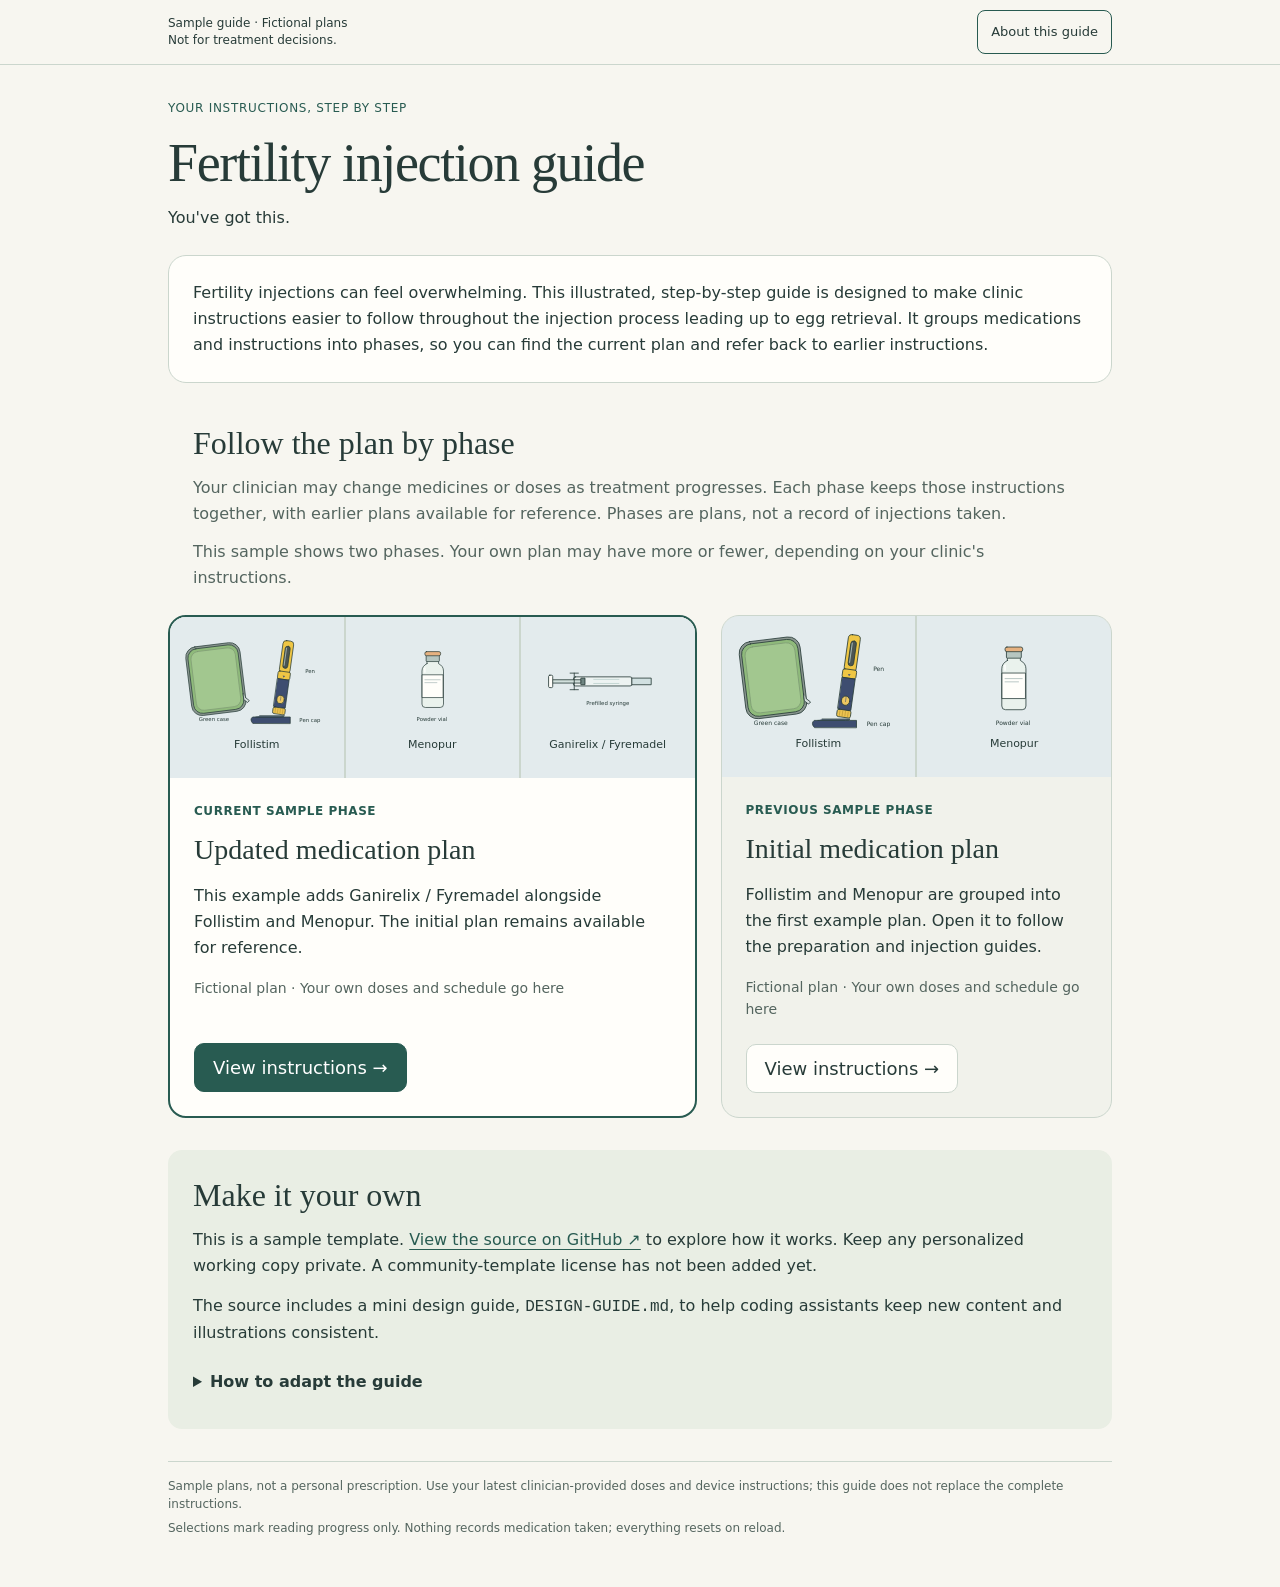
<file: index.html>
<!doctype html>
<html lang="en"><head><meta charset="utf-8"><meta name="viewport" content="width=device-width,initial-scale=1"><meta name="referrer" content="no-referrer"><meta name="description" content="An illustrated step-by-step fertility injection guide with fictional sample plans."><meta http-equiv="Content-Security-Policy" content="default-src 'none'; script-src 'sha256-WrzIP8GDU28iJ8qfHkmBfOYKeWVAkfq/XbV4YVU3Dck='; style-src 'unsafe-inline'; img-src data:; connect-src 'none'; frame-src 'none'; object-src 'none'; base-uri 'none'; form-action 'none'"><title>Fertility injection guide · Portfolio demo</title><link rel="icon" type="image/svg+xml" href="data:image/svg+xml,%3Csvg xmlns='http://www.w3.org/2000/svg' viewBox='0 0 64 64'%3E%3Ctext x='32' y='51' text-anchor='middle' font-size='54'%3E%F0%9F%A9%B6%3C/text%3E%3C/svg%3E"><style>
:root{color-scheme:light;--paper:#f7f6f0;--surface:#fffefa;--ink:#273b38;--muted:#54655f;--teal:#285b51;--line:#cbd6cd;--blue:#e3ebed;--yellow:#edc761;--warn:#f6ead8}*{box-sizing:border-box}html{scroll-padding-top:90px}#step-title,#section-title{scroll-margin-top:90px}body{margin:0;background:var(--paper);color:var(--ink);font:18px/1.5 system-ui,-apple-system,BlinkMacSystemFont,"Segoe UI",sans-serif}button,a,summary{touch-action:manipulation}button{font:inherit;color:inherit;cursor:pointer}a{color:var(--teal);text-underline-offset:4px}button,a,summary{outline-offset:4px}:focus-visible{outline:3px solid #8750a0}button:disabled{cursor:default;opacity:.45}button{border:1px solid var(--line);border-radius:10px;background:var(--surface);min-height:48px;padding:10px 18px}p{margin:0 0 16px}h1,h2,h3{margin:0;font-weight:500}h1{font:400 clamp(32px,4.7vw,54px)/1.12 Georgia,serif;letter-spacing:-.025em;max-width:800px}h2{font:400 clamp(29px,3.2vw,39px)/1.2 Georgia,serif}h3{font-size:22px;line-height:1.3}.small{font-size:14px;color:var(--muted)}.skip{position:fixed;top:8px;left:8px;transform:translateY(-180%);z-index:10;background:white;padding:12px}.skip:focus{transform:none}header{position:sticky;top:0;z-index:4;background:var(--paper);border-bottom:1px solid var(--line)}.bar{max-width:1180px;margin:auto;padding:10px 28px;display:flex;align-items:center;gap:12px;justify-content:space-between}.source-date{font-size:12px;line-height:1.4;margin:0}.source-date span{display:block}.tools{display:flex;gap:8px;flex-shrink:0}.tools a,.tools button{font-size:13px;min-height:44px;padding:10px 13px;border:1px solid var(--teal);border-radius:8px;text-decoration:none;display:flex;align-items:center;background:transparent}.tools a{background:var(--teal);color:#fff}main{max-width:1180px;padding:34px 28px 45px;margin:auto}.eyebrow{font-size:12px;letter-spacing:.09em;text-transform:uppercase;margin-bottom:12px;color:var(--muted)}.intro{margin:16px 0 26px;max-width:860px;color:var(--muted);font-size:16px}.tabs{display:flex;gap:8px;border-bottom:1px solid var(--line);padding-bottom:16px;margin-bottom:26px}.tab{display:flex;align-items:center;gap:10px;flex:1;background:transparent;border-color:transparent;text-align:left;font-size:16px}.tab span{border:1px solid var(--line);border-radius:50%;width:27px;height:27px;display:grid;place-items:center;font-size:12px;flex-shrink:0}.tab[aria-selected=true]{background:var(--teal);color:#fff}.tab[aria-selected=true] span{border-color:#a7c4b5}.section-top{display:flex;justify-content:space-between;gap:16px;align-items:start;margin-bottom:18px}.section-top p{margin:7px 0 0}.selected-count{font-size:13px;white-space:nowrap;background:#e6eee4;border-radius:30px;padding:6px 12px;margin-top:6px}.supply-grid{display:grid;grid-template-columns:repeat(4,minmax(0,1fr));gap:12px}.supply{display:flex;flex-direction:column;padding:0;text-align:left;position:relative;overflow:hidden;border:2px solid #d5ded5;border-radius:14px;background:var(--surface)}.supply[aria-pressed=true]{border-color:var(--teal);box-shadow:inset 0 0 0 2px var(--teal)}.supply[aria-pressed=true] .tick{background:var(--teal);color:white;border-color:var(--teal)}.tick{position:absolute;right:11px;top:11px;width:27px;height:27px;border:1.5px solid #8b9b93;border-radius:50%;display:grid;place-items:center;color:transparent;background:var(--surface);font-size:15px}.supply .art{width:100%;background:var(--blue);padding:13px 7px 0}.art svg{display:block;width:100%;height:155px;stroke:var(--ink);stroke-width:1.7;stroke-linejoin:round;stroke-linecap:round}.art svg text{stroke:none;fill:var(--ink);font:12px system-ui,sans-serif}.supply-label{display:flex;align-items:center;justify-content:center;flex:1;width:100%;min-height:72px;padding:12px 15px;text-align:center;font-size:16px;font-weight:600}.supply-origin{display:block;padding:0 15px 14px;font-size:12px;font-weight:400;color:var(--muted)}.supply-text{min-height:120px;display:grid;align-content:center;padding:20px;background:#e9eee4}.supply-text strong{font:400 36px Georgia,serif}.support-supplies{display:flex;gap:12px;flex-wrap:wrap;margin-top:14px}.support-supplies button{font-size:14px;background:transparent}.support-supplies button[aria-pressed=true]{border:2px solid var(--teal);background:#e6eee4}.plan{background:#e7eee5;padding:15px 18px;border-radius:12px;margin-bottom:20px;display:flex;justify-content:space-between;gap:18px;align-items:center}.plan strong{display:block;font-size:20px}.plan p{margin:0;font-size:14px;color:var(--muted)}.progress-row{display:flex;justify-content:space-between;gap:12px;align-items:center;font-size:13px;margin-bottom:10px}.progress-row p{margin:0}.progress-track{height:5px;background:#dce4db;border-radius:5px;overflow:hidden;margin-bottom:20px}.progress-fill{height:100%;background:var(--teal)}.step-card{display:grid;grid-template-columns:34% 1fr;background:var(--surface);border:1px solid var(--line);border-radius:18px;overflow:hidden;min-height:315px}.step-figure{background:var(--blue);padding:25px 18px;display:flex;justify-content:center;flex-direction:column}.step-figure svg{height:220px}.step-figure figcaption{font-size:12px;color:var(--muted);margin-top:15px;text-align:center}.step-copy{padding:32px}.step-copy h3{font:400 31px/1.2 Georgia,serif;margin-bottom:18px}.step-copy p{font-size:18px}.step-copy blockquote{font-size:21px;line-height:1.5;margin:15px 0;padding-left:18px;border-left:3px solid #b7c9be}.step-copy .small{font-size:14px}.step-copy ul{padding-left:22px;margin:12px 0}.step-copy li{margin:7px 0}.step-copy .gap{background:var(--warn);border-radius:8px;padding:13px 15px;font-size:15px}.source-detail{border-top:1px solid var(--line);margin-top:24px;font-size:14px}.source-detail summary{min-height:46px;cursor:pointer;padding:12px 0;color:var(--teal)}.source-detail p{font-size:14px}.video-warning{padding:13px 15px;background:var(--warn);border-radius:8px}.video-warning p{font-size:14px;margin-bottom:10px}.video-warning a,.source-detail>a,.source-detail a{display:inline-flex;align-items:center;min-height:44px}.nav-row{display:flex;justify-content:space-between;align-items:center;gap:12px;margin-top:24px}.primary{background:var(--teal);border-color:var(--teal);color:white;min-width:158px}.read-check{display:flex;gap:10px;align-items:center;font-size:14px;min-height:44px;cursor:pointer}.read-check input{width:21px;height:21px;accent-color:var(--teal)}.encouragement{height:28px;margin:16px 0 0;text-align:center;font-size:15px;color:var(--teal)}footer{margin-top:32px;border-top:1px solid var(--line);padding-top:15px;font-size:12px;color:var(--muted)}footer p{margin:0 0 6px}.reset{border:0;background:transparent;padding:8px 0;min-height:44px;font-size:13px;text-decoration:underline}.sr-only{position:absolute;width:1px;height:1px;padding:0;margin:-1px;overflow:hidden;clip:rect(0,0,0,0);white-space:nowrap;border:0}dialog{color:var(--ink);background:var(--paper);width:min(720px,calc(100% - 24px));max-height:85vh;padding:0;border:1px solid var(--line);border-radius:16px}dialog::backdrop{background:#263c38a8}.dialog-header{position:sticky;top:0;background:var(--paper);padding:15px 22px;border-bottom:1px solid var(--line);display:flex;justify-content:space-between;align-items:center;gap:20px}.dialog-header h2{font-size:27px}.dialog-content{padding:22px;font-size:16px}.dialog-content h3{font-size:20px;margin:24px 0 12px}.dialog-content blockquote{font-size:16px;margin:12px 0 24px;padding-left:16px;border-left:3px solid #a8c1b4}.dialog-content a{display:inline-block;min-height:44px;padding:10px 0}.dialog-content li{margin:9px 0}.confetti{position:fixed;inset:0;pointer-events:none;z-index:5;overflow:hidden}.confetti i{position:absolute;top:40%;width:7px;height:11px;background:var(--yellow);animation:fall 1.10s ease-out forwards;opacity:0}@keyframes fall{0%{transform:translateY(0) rotate(0deg);opacity:.8}100%{transform:translateY(210px) rotate(190deg);opacity:0}}[hidden]{display:none!important}
@media(max-width:850px){.supply-grid{grid-template-columns:repeat(3,minmax(0,1fr))}.step-card{grid-template-columns:29% 1fr}.step-copy{padding:26px}.step-figure{padding:16px 10px}.step-figure svg{height:170px}.tab{padding:10px;font-size:14px}}
@media(max-width:600px){body{font-size:17px}.bar{padding:9px 14px;gap:8px}.source-date{font-size:10px;max-width:175px}.source-date .latest{display:none}.tools{gap:5px}.tools a,.tools button{padding:8px;font-size:11px}main{padding:24px 16px 30px}.intro{font-size:14px;margin:13px 0 20px}.tabs{gap:4px;margin-bottom:22px}.tab{padding:9px 5px;gap:5px;font-size:12px;justify-content:center}.tab span{width:22px;height:22px;font-size:11px}.supply-grid{grid-template-columns:repeat(2,minmax(0,1fr));gap:10px}.supply-label{min-height:66px;padding:12px;font-size:14px}.supply-origin{padding:0 12px 12px;font-size:11px}.supply .art{padding:17px 2px 0}.art svg{height:120px}.tick{width:23px;height:23px;right:8px;top:8px}.section-top{display:block}.selected-count{display:inline-block;margin-top:12px}.plan{display:block;padding:13px 16px}.plan strong{font-size:18px}.plan p{font-size:12px;margin-top:4px}.step-card{display:flex;flex-direction:column}.step-figure{padding:8px 14px;display:block;margin:0}.step-figure svg{height:115px;max-width:260px;margin:auto}.step-figure figcaption{font-size:10px;margin:3px 0}.step-copy{padding:24px}.step-copy h3{font-size:27px}.step-copy p{font-size:17px}.step-copy blockquote{font-size:19px}.nav-row{flex-wrap:wrap}.read-check{order:-1;width:100%;font-size:13px;margin-bottom:3px}.primary{min-width:145px}.confetti i{width:4px}.dialog-header{padding:12px 16px}.dialog-content{padding:18px}.dialog-header h2{font-size:24px}}
@media(prefers-reduced-motion:reduce){*,*::before,*::after{animation:none!important;scroll-behavior:auto!important}.confetti{display:none!important}}
.technique-figure{margin:20px 0;background:#eef2ea;border:1px solid var(--line);border-radius:12px;padding:14px}.technique-figure svg{display:block;width:100%;height:auto;max-width:440px;margin:auto}.technique-figure figcaption{font-size:14px;line-height:1.5;color:var(--muted);margin-top:10px}.step-copy .teaching{font-size:15px}.step-copy .source-link{font-size:14px;display:inline-flex;min-height:44px;align-items:center}@media(max-width:600px){.step-copy:has(.technique-figure){padding:20px 16px}.technique-figure{padding:8px}.technique-figure figcaption{font-size:13px}}

.phase-grid{display:grid;grid-template-columns:1.35fr 1fr;gap:24px;margin:24px 0 32px}.phase-card{border:1px solid var(--line);border-radius:18px;overflow:hidden;background:var(--surface);display:flex;flex-direction:column}.phase-card.current{border:2px solid var(--teal)}.phase-card.previous{background:#f1f2eb}.phase-card-copy{padding:24px;display:flex;flex-direction:column;flex:1}.phase-card h3{font:400 32px/1.2 Georgia,serif;margin:12px 0 16px}.phase-status{font-size:12px;letter-spacing:.045em;text-transform:uppercase;color:var(--teal);font-weight:650}.phase-card-copy p{font-size:15px}.phase-card-copy button{align-self:start;margin-top:auto}.phase-art-grid{display:grid;grid-template-columns:repeat(3,minmax(0,1fr));gap:2px;background:var(--line)}.phase-art-grid figure{margin:0;background:var(--blue);padding:8px 4px}.phase-art-grid svg{height:112px}.phase-art-grid figcaption{font-size:11px;text-align:center;min-height:33px;padding:0 4px}.phase-card.previous .phase-art-grid{grid-template-columns:repeat(2,minmax(0,1fr))}.phase-facts{padding-left:20px;font-size:15px;margin:0 0 20px}.phase-facts li{margin:8px 0}.planning-notes{display:grid;grid-template-columns:1fr 1fr;gap:18px}.planning-note{padding:22px;border-radius:14px;background:#e9eee4}.planning-note h3{font:400 25px Georgia,serif;margin-bottom:12px}.planning-note p{font-size:15px;margin:0}.planning-note.readiness{background:var(--warn)}#all-phases{margin:0 0 18px;background:transparent}#phase-context{border-left:3px solid var(--teal);padding:0 0 0 16px;margin-bottom:23px}#phase-context h2{font-size:28px}#phase-context p{font-size:14px;margin:7px 0 0}.boundary-note{background:var(--warn);border-radius:10px;padding:14px 16px;margin:14px 0;font-size:15px}.phase-home-note{font-size:16px;color:var(--muted);max-width:830px}.tabs{flex-wrap:wrap}.tab{min-width:145px}.phase-intro-line{font-size:14px}.step-copy .boundary-note{font-size:15px}@media(max-width:700px){.phase-grid,.planning-notes{grid-template-columns:1fr}.phase-card-copy{padding:20px}.phase-card h3{font-size:30px}.phase-art-grid svg{height:100px}.phase-grid{gap:18px}.tabs{display:grid;grid-template-columns:repeat(2,minmax(0,1fr))}.tab{min-width:0;justify-content:start;font-size:13px;padding:10px}.phase-card.previous .phase-art-grid svg{height:95px}}

.med-position-list{list-style:none;display:flex;flex-wrap:wrap;gap:8px 14px;margin:0 0 22px;padding:0;font-size:13px}.med-position-list li{padding:7px 11px;border-radius:8px;border:1px solid transparent;color:var(--muted)}.med-position-list li[aria-current=step]{background:#e7eee5;color:var(--teal);border-color:var(--teal);font-weight:600}.med-transition{background:#edf1e8;border:1px solid var(--line);border-radius:18px;display:grid;grid-template-columns:1fr 1fr;align-items:center;overflow:hidden;min-height:340px}.transition-copy{padding:34px}.transition-copy h2{font-size:34px;margin:12px 0 18px}.transition-copy h3{font:400 29px Georgia,serif;margin-bottom:20px}.transition-copy p{font-size:15px}.transition-art{margin:0;background:var(--blue);padding:30px;align-self:stretch;display:grid;align-content:center}.transition-art svg{height:235px}.transition-art figcaption{text-align:center;font-size:13px}.transition-kicker{font-size:13px;color:var(--muted)}@media(max-width:600px){.med-position-list{gap:5px;font-size:12px;margin-bottom:18px}.med-position-list li{padding:6px 8px}.med-transition{grid-template-columns:1fr;min-height:0}.transition-copy{padding:24px}.transition-copy h2{font-size:29px}.transition-copy h3{font-size:26px}.transition-art{padding:18px}.transition-art svg{height:155px}}

.demo-badge{font-size:12px;letter-spacing:.06em;text-transform:uppercase;color:var(--teal)}.demo-placeholder{color:var(--muted);padding:15px;border:1px dashed #9cb3a6;border-radius:9px;font-size:16px!important}.demo-notes{display:flex;gap:12px;flex-wrap:wrap;margin:18px 0}.demo-notes span{font-size:13px;border:1px solid var(--line);border-radius:24px;padding:6px 12px}.phase-art-grid svg text{font-size:13px}.plan strong{font-size:18px}.tabs{margin-bottom:16px}.demo-contact{font-size:14px;margin:0}.transition-copy h3{overflow-wrap:anywhere}.portfolio-link{font-size:14px;min-height:44px;padding:10px 0}.demo-details{max-width:850px;font-size:15px;color:var(--muted)}

.make-own p{max-width:850px;margin-bottom:14px}.make-own summary{cursor:pointer;min-height:44px;padding:10px 0}.make-own li{margin:12px 0;max-width:75ch}.make-own ol{margin:8px 0 0;padding-left:24px}.make-own li:last-child{margin-bottom:0}.technique-figure svg{width:100%;height:auto;display:block}.technique-figure{margin:20px 0}.technique-figure figcaption{font-size:13px;color:var(--muted)}

/* Reading panel and shared spacing, preserving the existing visual language. */
::selection{background:var(--teal);color:var(--paper)}
.intro>p{margin:0}
.home-intro{max-width:none;background:var(--surface);border:1px solid var(--line);border-radius:18px;padding:24px 28px;margin:24px 0 40px;color:var(--ink);font-size:18px;line-height:1.65}
.home-intro>p{max-width:72ch}
#guide-panel>h2+.phase-home-note{margin-top:12px}
.phase-home-note{margin-bottom:12px}
.phase-card-copy>p:last-of-type{margin-bottom:24px}
.make-own{padding:24px}.make-own p{font-size:16px;max-width:75ch}
.encouragement:empty{display:none}
@media(max-width:600px){.home-intro{padding:20px;margin:20px 0 32px;font-size:16px;line-height:1.65}.phase-home-note{font-size:15px}.make-own{padding:20px}.make-own p{font-size:15px}.make-own li{font-size:16px}.phase-grid{margin-bottom:28px}}

/* Homepage reading rails and type roles; never applied inside a phase. */
main.is-home{max-width:1000px;--home-inset:25px;--home-body:16px;--home-leading:26px;--home-section-title:32px}
main.is-home .home-intro{padding:24px}
main.is-home #phase-intro,main.is-home .phase-home-note,main.is-home .make-own>p,main.is-home .make-own li,main.is-home .phase-card-copy>p,main.is-home #opening-encouragement{font-size:var(--home-body);line-height:var(--home-leading)}
main.is-home #phase-intro,main.is-home .phase-home-note,main.is-home .make-own>p,main.is-home .make-own details{max-width:none;width:100%}
main.is-home .phase-overview{width:100%;padding:0 var(--home-inset)}
main.is-home .phase-home-note{margin-left:0;margin-right:0}
main.is-home .phase-overview>h2+.phase-home-note{margin-top:12px}
main.is-home .phase-overview>h2,main.is-home #make-own-title{font:400 var(--home-section-title)/1.25 Georgia,serif;max-width:none}
main.is-home #make-own-title{margin:0 0 12px}
main.is-home .make-own{padding:var(--home-inset)}
main.is-home .make-own summary{font:600 16px/26px system-ui,sans-serif;min-height:44px;padding:9px 0}
main.is-home .make-own ol{max-width:none;width:100%;padding-left:24px}
main.is-home .make-own li{max-width:none}
main.is-home .phase-card h3{font-size:28px;line-height:1.25}
main.is-home .phase-card-copy>p.small{font-size:14px;line-height:22px}
@media(max-width:600px){main.is-home{--home-inset:21px;--home-section-title:28px}main.is-home .home-intro{padding:20px}main.is-home .phase-card h3{font-size:26px}}

/* Every major homepage section fills the same responsive parent. */
main.is-home .home-intro,main.is-home .phase-grid,main.is-home .make-own{width:100%;max-width:none;margin-left:0;margin-right:0}
body:has(main.is-home) .bar{max-width:1000px}
main.is-home>h1{max-width:none}

/* Walkthroughs use the approved page rail; art/text remain useful subcolumns. */
main:not(.is-home){max-width:1000px;font-size:16px;line-height:26px;--detail-inset:24px;--detail-gap:24px;--detail-heading:32px}
body:has(main:not(.is-home)) .bar{max-width:1000px}
main:not(.is-home)>h1,main:not(.is-home) .intro,main:not(.is-home) .demo-details{max-width:none}
main:not(.is-home) .intro{font-size:16px;line-height:26px;margin:16px 0 var(--detail-gap)}
main:not(.is-home) #phase-context{margin-bottom:var(--detail-gap)}
main:not(.is-home) #phase-context h2,main:not(.is-home) .section-top h2,main:not(.is-home) .transition-copy h2{font-size:var(--detail-heading);line-height:1.25}
main:not(.is-home) .tabs,main:not(.is-home) .med-position-list{margin-bottom:var(--detail-gap)}
main:not(.is-home) .section-top{margin-bottom:16px}
main:not(.is-home) .plan{padding:16px var(--detail-inset);margin-bottom:var(--detail-gap)}
main:not(.is-home) .plan strong{font-size:18px;line-height:26px}
main:not(.is-home) .plan p{font-size:14px;line-height:22px}
main:not(.is-home) .progress-track{margin-bottom:var(--detail-gap)}
main:not(.is-home) .step-copy,main:not(.is-home) .step-copy:has(.technique-figure),main:not(.is-home) .transition-copy{padding:var(--detail-inset);min-width:0}
main:not(.is-home) .step-copy h3,main:not(.is-home) .transition-copy h3{font:400 28px/1.25 Georgia,serif;margin-bottom:16px}
main:not(.is-home) .step-copy p,main:not(.is-home) .transition-copy p{font-size:16px;line-height:26px;max-width:none}
main:not(.is-home) .step-copy .small,main:not(.is-home) .source-detail p,main:not(.is-home) .transition-copy .transition-kicker{font-size:14px;line-height:22px}
main:not(.is-home) .source-detail{margin-top:var(--detail-gap)}
main:not(.is-home) .step-copy>p:last-child,main:not(.is-home) .transition-copy>p:last-child{margin-bottom:0}
main:not(.is-home) .nav-row{margin-top:var(--detail-gap)}
@media(max-width:600px){main:not(.is-home){--detail-inset:20px;--detail-heading:28px}main:not(.is-home) .step-copy h3,main:not(.is-home) .transition-copy h3{font-size:26px}}
</style></head>
<body><a class="skip" href="#section-title">Skip to the demo</a>
<header><div class="bar"><p class="source-date">Sample guide · Fictional plans<span>Not for treatment decisions.</span></p><div class="tools"><button id="help-open" aria-haspopup="dialog">About this guide</button></div></div></header>
<main><p class="demo-badge">Your instructions, step by step</p><h1>Fertility injection guide</h1><p id="opening-encouragement" style="margin:12px 0 0">You've got this.</p><div class="intro" id="intro-panel"><p id="phase-intro"></p></div><button id="all-phases" hidden>← All phases</button><div id="phase-context" hidden></div><nav class="tabs" role="tablist" aria-label="Demo sections" hidden></nav><nav id="medication-position" aria-label="Medication position" hidden></nav><div id="guide-panel"></div>
<div class="nav-row" hidden><button id="back">← Back</button><label class="read-check" id="read-label" hidden><input type="checkbox" id="read-check">I've reviewed this card (optional)</label><button id="next" class="primary">Next →</button></div><p id="encouragement" class="encouragement" aria-live="polite" aria-atomic="true"></p><p id="announcement" class="sr-only" aria-live="polite" aria-atomic="true"></p>
<footer><p>Sample plans, not a personal prescription. Use your latest clinician-provided doses and device instructions; this guide does not replace the complete instructions.</p><p>Selections mark reading progress only. Nothing records medication taken; everything resets on reload.</p><button id="reset" class="reset" hidden>Reset demo selections and progress</button></footer></main><div id="confetti" class="confetti" aria-hidden="true"></div>
<dialog id="help" aria-labelledby="help-title"><div class="dialog-header"><h2 id="help-title">About this guide</h2><button id="help-close" autofocus>Close</button></div><div class="dialog-content"><p>This illustrated guide brings supplies, preparation and injection steps into one place. The phases are fictional examples; personal doses, schedules and mixing amounts are left blank.</p><h3>Use the current plan</h3><p>Medicines and doses can change during treatment. Keep the latest instructions together in the current phase and retain earlier plans for reference. Reading checks never record an injection.</p><h3>Device-specific instructions</h3><p>The steps describe Follistim Pen, Menopur with a Q-Cap, and the prefilled Ganirelix syringe in the linked demonstrations. Source links open only when you choose them. Full device instructions remain part of the guide, including flow checks and administration details that are not reproduced here.</p><h3>Make it your own</h3><p>The home page links to the source and explains how to adapt this sample. Keep personalized plans private and review changes against clinician-provided materials. This sample has not been medically validated.</p><h3>Your selections</h3><p>Optional selections stay in memory and reset on reload. No accounts, analytics or saved medication history.</p></div></dialog>
<script>const demo={"namespace": "fertility-portfolio-demo-v1", "phases": [{"id": "example-a", "number": "A", "status": "Previous sample phase", "title": "Initial medication plan", "description": "Follistim and Menopur are grouped into the first example plan. Open it to follow the preparation and injection guides.", "medications": ["follistim", "menopur"]}, {"id": "example-b", "number": "B", "status": "Current sample phase", "title": "Updated medication plan", "description": "This example adds Ganirelix / Fyremadel alongside Follistim and Menopur. The initial plan remains available for reference.", "medications": ["follistim", "menopur", "ganirelix"]}], "medications": {"follistim": {"label": "Follistim", "art": "a", "dose": "[Prescribed dose]", "schedule": "[Prescribed schedule]", "steps": [{"title": "Check the cartridge in your pen", "art": "cartridge", "description": "Check your cartridge log for the amount remaining before preparing your dose. Medicine remaining in the cartridge is separate from the dose shown in the dose window.", "sourceUrl": "https://www.youtube.com/watch?v=AEd0NsCXkrw&t=102s", "sourceLabel": "Cartridge demonstration · 1:42", "sourceNote": "For loading a new cartridge or an amount that will not cover the dose, use the full Follistim Pen instructions."}, {"title": "Attach the pen needle", "art": "capsules", "description": "Clean the pen end with an alcohol swab. Peel the capsule seal, then push and twist the capsule onto the pen. After the outer capsule comes off, a smaller inner needle cover remains.", "sourceUrl": "https://www.youtube.com/watch?v=AEd0NsCXkrw&t=168s", "sourceLabel": "Pen needle demonstration · 2:48"}, {"title": "Check medicine flow before dialing", "art": "a", "description": "Use the Follistim Pen flow-check instructions for a new or partially used cartridge before setting the dose. These are different sequences; the linked instructions show both.", "sourceUrl": "https://www.organon.com/product/usa/pi_circulars/f/follistim_aq_cartridge/follistim_cartridge_ppiifu.pdf#page=8", "sourceLabel": "Follistim Pen flow check · pages 8–9"}, {"title": "Set and check your prescribed dose", "art": "a", "description": "Check that the medicine is clear and the dose window starts at zero. Set your prescribed dose, then check the dose window. Use the current prescribed amount each time.", "sourceUrl": "https://www.youtube.com/watch?v=AEd0NsCXkrw&t=118s", "sourceLabel": "Dose window demonstration · 1:58", "placeholder": "[Prescribed dose]"}, {"title": "Prepare the site and position the pen", "art": "a", "description": "Clean the chosen skin area and let it dry. Remove the inner needle cover before the injection. The linked demonstration describes a 45°–90° range; the manufacturer instructions specify 90°. Use the directions taught for your pen and needle.", "sourceUrl": "https://www.youtube.com/watch?v=AEd0NsCXkrw&t=264s", "sourceLabel": "Pen angle demonstration · 4:24", "diagram": "follistimAngle", "sourceNote": "The diagram distinguishes the two sources. It does not specify insertion depth or hand position."}, {"title": "Use the pen injection button", "art": "a", "description": "The Follistim Pen delivers medicine with its injection button. Follow the linked administration sequence for pressing the button, waiting before withdrawal and checking the dose window.", "sourceUrl": "https://www.organon.com/product/usa/pi_circulars/f/follistim_aq_cartridge/follistim_cartridge_ppiifu.pdf#page=10", "sourceLabel": "Follistim Pen administration · pages 10–11"}, {"title": "Keep track of the cartridge", "art": "cartridge", "description": "Keep a separate log of new cartridges, doses taken and medicine remaining so you know when to switch cartridges. This guide does not create that log.", "sourceUrl": "https://www.organon.com/product/usa/pi_circulars/f/follistim_aq_cartridge/follistim_cartridge_ppiifu.pdf#page=12", "sourceLabel": "Cartridge record instructions · page 12"}]}, "menopur": {"label": "Menopur", "art": "powder", "dose": "[Prescribed dose]", "schedule": "[Prescribed schedule]", "steps": [{"title": "Check your vial count and diluent amount", "art": "c", "description": "Set out the prescribed number of Menopur powder vials and the separate diluent vial. Read their labels; cap color alone does not identify them.", "sourceUrl": "https://www.menopur.com/wp-content/uploads/2023/12/Menopur-Injection-Guide_English.pdf#page=3", "sourceLabel": "Menopur supplies and inspection", "placeholder": "[Prescribed powder-vial count] · [Prescribed diluent amount]"}, {"title": "Prepare the vial tops", "art": "water", "description": "Remove the vial caps and wipe the tops with an alcohol swab. Keep the powder and diluent vials distinct.", "sourceUrl": "https://www.youtube.com/watch?v=KP12maxV8Gs&t=144s", "sourceLabel": "Vial preparation · 2:24"}, {"title": "Connect the syringe to the Q-Cap", "art": "d", "description": "The Q-Cap connects the diluent vial and syringe. Follow the demonstration for placing it onto the vial, removing its protective carrier and connecting the syringe at the top. The injection needle is a separate item.", "sourceUrl": "https://www.youtube.com/watch?v=KP12maxV8Gs&t=189s", "sourceLabel": "Q-Cap connection · 3:09"}, {"title": "Draw up the prescribed diluent amount", "art": "water", "description": "Use the linked preparation sequence to withdraw the amount of diluent specified in your instructions. The powder-vial count and diluent amount are separate parts of the plan.", "sourceUrl": "https://www.menopur.com/wp-content/uploads/2023/12/Menopur-Injection-Guide_English.pdf#page=4", "sourceLabel": "Diluent preparation · page 4", "placeholder": "[Prescribed diluent amount]"}, {"title": "Mix the powder", "art": "powder", "description": "Add the diluent to the first powder vial and withdraw the dissolved mixture. If your instructions call for additional powder vials, use that mixture for the next vial in the prescribed sequence.", "sourceUrl": "https://www.menopur.com/wp-content/uploads/2023/12/Menopur-Injection-Guide_English.pdf#page=5", "sourceLabel": "Mixing one or more vials · page 5", "placeholder": "[Prescribed powder-vial count]", "sourceNote": "The video demonstration uses one powder vial. Your prescribed vial count may differ."}, {"title": "Prepare the separate injection needle", "art": "f", "description": "After the prescribed mixing sequence, withdraw the mixture. Change from the Q-Cap to the separate injection needle specified in your instructions. Watch the demonstration for the air-bubble and drop-check step.", "sourceUrl": "https://www.youtube.com/watch?v=KP12maxV8Gs&t=484s", "sourceLabel": "Air-bubble and drop check · 8:04", "placeholder": "[Prescribed injection needle]", "sourceNote": "This demonstration uses one powder vial; it does not set your prescribed vial count."}, {"title": "Position the syringe at 90°", "art": "f", "description": "Use the prepared injection site. Hold the Menopur syringe at 90° to the skin surface. The syringe delivers medicine with its plunger; the Follistim Pen uses an injection button.", "sourceUrl": "https://www.menopur.com/wp-content/uploads/2023/12/Menopur-Injection-Guide_English.pdf#page=6", "sourceLabel": "Menopur injection sequence · page 6", "diagram": "menopurAngle"}, {"title": "Follow the injection and disposal sequence", "art": "e", "description": "Use the linked sequence for insertion, pressing the plunger, withdrawal and disposal. Keep the syringe and needle handling together with the instructions for your supplies.", "sourceUrl": "https://www.menopur.com/wp-content/uploads/2023/12/Menopur-Injection-Guide_English.pdf#page=6", "sourceLabel": "Menopur injection and disposal · pages 6–7"}]}, "ganirelix": {"label": "Ganirelix / Fyremadel", "shortLabel": "Ganirelix", "art": "prefilled", "dose": "[Prescribed dose]", "schedule": "[Prescribed schedule]", "steps": [{"title": "Set out the prefilled syringe", "art": "prefilled", "description": "Wash your hands. Set out the prefilled syringe, an alcohol swab and a sharps container. These steps follow the prefilled syringe shown in the linked demonstration.", "sourceUrl": "https://www.youtube.com/watch?v=60DBBFIzXkk&t=36s", "sourceLabel": "Prefilled syringe and supplies · 0:36"}, {"title": "Move the air bubble toward the top", "art": "ganBubble", "description": "With the cap still on, gently flick the syringe barrel to move the air bubble toward the top, as shown in the demonstration.", "sourceUrl": "https://www.youtube.com/watch?v=60DBBFIzXkk&t=46s", "sourceLabel": "Capped syringe preparation · 0:46"}, {"title": "Remove the cap and clear the air", "art": "ganAir", "description": "Remove the cap. Gently press the plunger upward to clear the air bubble, without pushing out medicine.", "sourceUrl": "https://www.youtube.com/watch?v=60DBBFIzXkk&t=55s", "sourceLabel": "Air preparation · 0:55"}, {"title": "Prepare the abdominal site", "art": "ganSite", "description": "Before the injection, put the cap back on and set the syringe aside while preparing the site, as shown in this demonstration. Clean the chosen abdominal site with an alcohol swab.", "sourceUrl": "https://www.youtube.com/watch?v=60DBBFIzXkk&t=71s", "sourceLabel": "Before-injection site preparation · 1:11", "sourceNote": "The cap replacement shown here is before injection, not after the needle has been used."}, {"title": "Position the syringe at 45°–90°", "art": "prefilled", "description": "Remove the cap for the injection. Hold the syringe at 45°–90° to the skin surface, as demonstrated. Insert the needle fully so no needle shaft remains visible above the skin; keep the hub above the skin.", "sourceUrl": "https://www.youtube.com/watch?v=60DBBFIzXkk&t=98s", "sourceLabel": "Syringe positioning and insertion · 1:38", "diagram": "ganirelixAngle", "sourceNote": "This depicts the prefilled syringe demonstration, not a universal instruction for other devices."}, {"title": "Press the plunger all the way down", "art": "ganDeliver", "description": "After inserting the needle as shown in the demonstration, use your other hand to press the plunger all the way down.", "sourceUrl": "https://www.youtube.com/watch?v=60DBBFIzXkk&t=108s", "sourceLabel": "Plunger movement · 1:48"}, {"title": "Withdraw and dispose of the syringe", "art": "ganSharps", "description": "Follow the demonstration for withdrawing the syringe, then put the used syringe directly into the sharps container.", "sourceUrl": "https://www.youtube.com/watch?v=60DBBFIzXkk&t=115s", "sourceLabel": "Withdrawal and sharps disposal · 1:55"}]}}, "supplies": [["pen", "a", "Pen and case"], ["cartridge", "cartridge", "Cartridge"], ["capsules", "capsules", "Needle capsules"], ["powder", "powder", "Powder vial"], ["water", "water", "Diluent vial"], ["adapter", "d", "Adapter"], ["syringe", "e", "Syringe"], ["needle", "f", "Needle packaging"]]};
const art={"a": "\n  \u003cg transform=\"translate(35 27) rotate(-7 65 82)\">\u003crect x=\"0\" y=\"0\" width=\"132\" height=\"167\" rx=\"25\" fill=\"#8b9790\"/>\u003crect x=\"5\" y=\"5\" width=\"122\" height=\"157\" rx=\"22\" fill=\"#8fba7b\"/>\u003crect x=\"12\" y=\"12\" width=\"108\" height=\"143\" rx=\"18\" fill=\"#a2c78f\" stroke=\"#7e9b74\"/>\u003cpath d=\"M127 126v15l8 8 5-4-9-9\" fill=\"#d3dcda\"/>\u003c/g>\n  \u003cg transform=\"translate(263 13) rotate(8)\">\u003crect x=\"2\" y=\"3\" width=\"26\" height=\"79\" rx=\"8\" fill=\"#efc644\"/>\u003crect x=\"9\" y=\"16\" width=\"12\" height=\"54\" rx=\"6\" fill=\"#4c5552\"/>\u003cpath d=\"M12 21v42\" stroke=\"#a8bbb7\" stroke-width=\"2\"/>\u003crect x=\"0\" y=\"78\" width=\"30\" height=\"19\" rx=\"4\" fill=\"#efc644\"/>\u003cpath d=\"M12 88h6l-3 5Z\" fill=\"#4c5871\" stroke=\"none\"/>\u003cpath d=\"M1 97h28v68q-14 5-28 0Z\" fill=\"#3e4d70\"/>\u003cellipse cx=\"15\" cy=\"146\" rx=\"9\" ry=\"10\" fill=\"#edc761\"/>\u003cpath d=\"M15 139v9\" stroke=\"#46576c\" stroke-width=\"1.2\"/>\u003crect x=\"0\" y=\"166\" width=\"30\" height=\"16\" rx=\"4\" fill=\"#edc34f\"/>\u003cpath d=\"M6 169v10m6-10v10m6-10v10m6-10v10\" stroke=\"#b28f34\" stroke-width=\"1.2\"/>\u003c/g>\n  \u003cg transform=\"translate(190 217)\">\u003cpath d=\"M0 0q-8-9 0-15h91v15Z\" fill=\"#3e4d70\"/>\u003cpath d=\"M8-15h59q8 0 10-3H17\" fill=\"#657590\"/>\u003c/g>\n  \u003ctext x=\"60\" y=\"211\">Green case\u003c/text>\u003ctext x=\"317\" y=\"96\">Pen\u003c/text>\u003ctext x=\"303\" y=\"213\">Pen cap\u003c/text>\n", "cartridge": "\u003cg transform=\"translate(105 100) rotate(-8)\">\u003crect x=\"0\" y=\"0\" width=\"159\" height=\"26\" rx=\"6\" fill=\"#f8fbfa\"/>\u003crect x=\"8\" y=\"4\" width=\"132\" height=\"18\" rx=\"3\" fill=\"#e8efec\"/>\u003cpath d=\"M15 5h106\" stroke=\"white\" stroke-width=\"3\"/>\u003crect x=\"25\" y=\"4\" width=\"76\" height=\"18\" fill=\"#d3e0e9\" stroke=\"none\"/>\u003cpath d=\"M147 4h12l7-3h16v24h-16l-7-3h-12\" fill=\"#cfd8d6\"/>\u003cpath d=\"M169 4v18\" stroke=\"white\" stroke-width=\"2\"/>\u003c/g>", "capsules": "\u003cg transform=\"translate(140 45) rotate(9)\">\u003cpath d=\"M1 6h34l-3 69q0 10-14 10T4 75Z\" fill=\"#f3f8f6\"/>\u003cpath d=\"M8 31v38m7-40v44m7-44v44m7-42v38\" stroke=\"#c7d3d1\" stroke-width=\"1.2\"/>\u003cpath d=\"M-8-5q0-6 7-6h33q7 0 7 7v13H1l-9 8Z\" fill=\"#dd8faa\"/>\u003cpath d=\"M1 10h35\" stroke=\"#8c6c76\"/>\u003c/g>\u003cg transform=\"translate(220 80) rotate(-7)\">\u003cpath d=\"M1 6h34l-3 69q0 10-14 10T4 75Z\" fill=\"#f3f8f6\"/>\u003cpath d=\"M8 31v38m7-40v44m7-44v44m7-42v38\" stroke=\"#c7d3d1\" stroke-width=\"1.2\"/>\u003cpath d=\"M-8-5q0-6 7-6h33q7 0 7 7v13H1l-9 8Z\" fill=\"#dd8faa\"/>\u003cpath d=\"M1 10h35\" stroke=\"#8c6c76\"/>\u003c/g>", "c": "\n  \u003cpath d=\"M32 42l87-11 21 14v136l-87 11-21-14Z\" fill=\"#fffefa\"/>\u003cpath d=\"M32 42l87-11 21 14-87 11Z\" fill=\"#499c9f\"/>\u003cpath d=\"M53 56L140 45v19C111 76 81 68 53 66Z\" fill=\"#74b4b3\" stroke=\"none\"/>\u003cpath d=\"M53 56L140 45v7C112 66 81 62 53 60Z\" fill=\"#418e92\" stroke=\"none\"/>\u003cpath d=\"M53 56v136\"/>\u003cpath d=\"M32 160l21 13 87-12v20l-87 11-21-14Z\" fill=\"#4fabad\"/>\u003ctext x=\"32\" y=\"209\">Menopur carton\u003c/text>\n  \u003cg transform=\"translate(186 48)\">\u003cpath d=\"M12 35V15h28v20q12 6 12 18v80q0 8-8 8H8q-8 0-8-8V53q0-12 12-18Z\" fill=\"#eaf2ed\"/>\u003crect x=\"10\" y=\"12\" width=\"32\" height=\"18\" rx=\"2\" fill=\"#b6c5c0\"/>\u003crect x=\"7\" y=\"6\" width=\"38\" height=\"10\" rx=\"4\" fill=\"#e6b180\"/>\u003crect x=\"1\" y=\"62\" width=\"50\" height=\"55\" fill=\"#fffefa\"/>\u003cpath d=\"M7 74h37m-37 7h29\" stroke=\"#a8bab7\"/>\u003cpath d=\"M7 45v11\" stroke=\"white\" stroke-width=\"3\"/>\u003c/g>\n  \u003cg transform=\"translate(292 48)\">\u003cpath d=\"M12 35V15h28v20q12 6 12 18v80q0 8-8 8H8q-8 0-8-8V53q0-12 12-18Z\" fill=\"#eaf2ed\"/>\u003crect x=\"10\" y=\"12\" width=\"32\" height=\"18\" rx=\"2\" fill=\"#b6c5c0\"/>\u003crect x=\"7\" y=\"6\" width=\"38\" height=\"10\" rx=\"4\" fill=\"#e6c4cb\"/>\u003crect x=\"1\" y=\"62\" width=\"50\" height=\"55\" fill=\"#fffefa\"/>\u003cpath d=\"M7 74h37m-37 7h29\" stroke=\"#a8bab7\"/>\u003cpath d=\"M7 45v11\" stroke=\"white\" stroke-width=\"3\"/>\u003c/g>\n  \u003ctext x=\"185\" y=\"209\">Powder\u003c/text>\u003ctext x=\"278\" y=\"209\">Water / diluent\u003c/text>\n", "d": "\n  \u003cg transform=\"translate(0 -8)\">\n    \u003cpath d=\"M142 146L122 175q-4 5 0 10C148 205 252 205 278 185q4-5 0-10L258 146Z\" fill=\"#e3edef\"/>\n    \u003cpath d=\"M149 158l-11 29m37-23-4 30m40-30 1 32m28-38 8 32m7-36 10 30\" stroke=\"#69858a\" stroke-width=\"1.8\"/>\n    \u003cpath d=\"M142 94v53C142 166 258 166 258 147V94Z\" fill=\"#eaf2f2\"/>\n    \u003cellipse cx=\"200\" cy=\"94\" rx=\"58\" ry=\"22\" fill=\"#f6faf8\"/>\n    \u003cpath d=\"M149 107v38m14-31v37m23-33v36m28-36v36m23-40v37m14-44v38\" stroke=\"#a0b5b9\" stroke-width=\"2.4\"/>\n    \u003cpath d=\"M185 46v42q0 8 15 8t15-8V46\" fill=\"#e5efef\"/>\n    \u003cellipse cx=\"200\" cy=\"46\" rx=\"16\" ry=\"7\" fill=\"#f8fbfa\"/>\n    \u003cellipse cx=\"200\" cy=\"46\" rx=\"9\" ry=\"3\" fill=\"#beced0\"/>\n  \u003c/g>\n  \u003ctext x=\"152\" y=\"212\">Q-Cap adapter\u003c/text>\n", "e": "\n  \u003cg transform=\"translate(38 137) rotate(-19)\">\u003cpath d=\"M0 6h23v-7h195v35H23v-7H0Z\" fill=\"#eef5f1\"/>\u003crect x=\"24\" y=\"2\" width=\"11\" height=\"29\" rx=\"2\" fill=\"#465553\"/>\u003cpath d=\"M38 16h213\" stroke=\"#c2cfca\" stroke-width=\"8\"/>\u003cpath d=\"M44 5h151\" stroke=\"white\" stroke-width=\"4\"/>\u003cpath d=\"M211-12q0-7 7-7t7 7v56q0 7-7 7t-7-7Z\" fill=\"#e6efeb\"/>\u003cpath d=\"M249-3q0-8 7-8t7 8v40q0 8-7 8t-7-8Z\" fill=\"#e6efeb\"/>\u003cpath d=\"M6 9v14m8-14v14\" stroke=\"#a9bdb7\" stroke-width=\"1.2\"/>\u003c/g>\n  \u003ctext x=\"135\" y=\"195\">Syringe body\u003c/text>\n", "f": "\n  \u003cg transform=\"translate(39 103) rotate(-12)\">\u003cpath d=\"M0 0h143l-3 7 3 7-3 7 3 7-3 7 3 7H0l3-7-3-7 3-7-3-7 3-7Z\" fill=\"#fffefa\"/>\u003cpath d=\"M10 7v28m123-28v28\" stroke=\"#bfcdca\"/>\u003cpath d=\"M24 15h83m-83 10h64\" stroke=\"#c2d0cc\"/>\u003c/g>\n  \u003cpath d=\"M280 27v70\" stroke=\"#4e5652\" stroke-width=\"2\"/>\u003cpath d=\"M280 94l11 17 5 70h-32l5-70Z\" fill=\"#f5f7f0\"/>\u003cpath d=\"M269 114l-9 8v56h7m24-64 8 8v56h-6\" fill=\"#e7eae4\"/>\u003cpath d=\"M264 181h32l4 9q-19 9-40 0Z\" fill=\"#e7ece5\"/>\u003cpath d=\"M274 117v54\" stroke=\"white\" stroke-width=\"4\"/>\n  \u003ctext x=\"54\" y=\"171\">Separate packet\u003c/text>\u003ctext x=\"255\" y=\"216\">Needle\u003c/text>\n", "water": "\u003cg transform=\"translate(174 38)\">\u003cpath d=\"M12 35V15h28v20q12 6 12 18v80q0 8-8 8H8q-8 0-8-8V53q0-12 12-18Z\" fill=\"#eaf2ed\"/>\u003crect x=\"10\" y=\"12\" width=\"32\" height=\"18\" rx=\"2\" fill=\"#b6c5c0\"/>\u003crect x=\"7\" y=\"6\" width=\"38\" height=\"10\" rx=\"4\" fill=\"#e6c4cb\"/>\u003crect x=\"1\" y=\"62\" width=\"50\" height=\"55\" fill=\"#fffefa\"/>\u003cpath d=\"M7 74h37m-37 7h29\" stroke=\"#a8bab7\"/>\u003cpath d=\"M7 45v11\" stroke=\"white\" stroke-width=\"3\"/>\u003c/g>\u003ctext x=\"152\" y=\"212\">Water / diluent\u003c/text>", "powder": "\u003cg transform=\"translate(174 38)\">\u003cpath d=\"M12 35V15h28v20q12 6 12 18v80q0 8-8 8H8q-8 0-8-8V53q0-12 12-18Z\" fill=\"#eaf2ed\"/>\u003crect x=\"10\" y=\"12\" width=\"32\" height=\"18\" rx=\"2\" fill=\"#b6c5c0\"/>\u003crect x=\"7\" y=\"6\" width=\"38\" height=\"10\" rx=\"4\" fill=\"#e6b180\"/>\u003crect x=\"1\" y=\"62\" width=\"50\" height=\"55\" fill=\"#fffefa\"/>\u003cpath d=\"M7 74h37m-37 7h29\" stroke=\"#a8bab7\"/>\u003cpath d=\"M7 45v11\" stroke=\"white\" stroke-width=\"3\"/>\u003c/g>\u003ctext x=\"161\" y=\"212\">Powder vial\u003c/text>", "prefilled": "\u003cg fill=\"#fffefa\" stroke=\"#273b38\" stroke-width=\"2\" stroke-linecap=\"round\" stroke-linejoin=\"round\">\u003crect x=\"117\" y=\"105\" width=\"142\" height=\"22\" rx=\"5\" fill=\"#edf3f2\"/>\u003cpath d=\"M67 112h69v8h-69z\" fill=\"#d1dfdc\"/>\u003crect x=\"57\" y=\"101\" width=\"10\" height=\"30\" rx=\"3\"/>\u003cpath d=\"M119 96v40M109 96h20M109 136h20\" fill=\"none\"/>\u003crect x=\"136\" y=\"108\" width=\"9\" height=\"16\" fill=\"#6f8582\"/>\u003cpath d=\"M166 111h61M166 121h61\" stroke=\"#bed2cf\"/>\u003cpath d=\"M259 108h46v16h-46z\" fill=\"#d1e0e1\"/>\u003c/g>\u003ctext x=\"200\" y=\"173\" text-anchor=\"middle\">Prefilled syringe\u003c/text>", "follistimAngle": "\u003cfigure class=\"technique-figure follistim-angle-figure\">\u003csvg viewBox=\"0 0 440 350\" role=\"img\" aria-labelledby=\"f-angle-title f-angle-desc\">\u003ctitle id=\"f-angle-title\">Follistim pen angle range relative to the skin\u003c/title>\u003cdesc id=\"f-angle-desc\">Two alternative orientations of one pen, at 45 and 90 degrees to a horizontal skin surface. Dashed axes mark the endpoints of the clinic video's reported range. Manufacturer instructions specify the 90-degree position. Needle tips stop at the skin line; no insertion depth, grip or needle length is specified.\u003c/desc>\u003cpath d=\"M35 280 H405 V306 H35 Z\" fill=\"#f2deca\"/>\u003cline data-f-skin=\"true\" x1=\"35\" y1=\"280\" x2=\"405\" y2=\"280\" stroke=\"#273b38\" stroke-width=\"3\"/>\u003cpath d=\"M120 216 A64 64 0 0 1 165.254834 234.745166\" fill=\"none\" stroke=\"#719a86\" stroke-width=\"10\"/>\u003cg stroke=\"#54655f\" stroke-width=\"1.5\" stroke-dasharray=\"5 5\">\u003cline data-f-axis=\"90\" x1=\"120\" y1=\"280\" x2=\"120\" y2=\"98\"/>\u003cline data-f-axis=\"45\" x1=\"120\" y1=\"280\" x2=\"302\" y2=\"98\"/>\u003c/g>\u003cg data-f-pen=\"90\">\u003cpath d=\"M120 280 V253\" fill=\"none\" stroke=\"#273b38\" stroke-width=\"2\"/>\u003cpath d=\"M115 253 H125 L131 242 V204 H109 V242 Z\" fill=\"#edc761\" stroke=\"#273b38\" stroke-width=\"2\"/>\u003crect x=\"109\" y=\"143\" width=\"22\" height=\"61\" rx=\"5\" fill=\"#40556c\" stroke=\"#273b38\" stroke-width=\"2\"/>\u003crect x=\"113\" y=\"164\" width=\"14\" height=\"21\" rx=\"3\" fill=\"#f7f6f0\" stroke=\"#273b38\" stroke-width=\"1.5\"/>\u003cpath d=\"M111 143 V133 H129 V143\" fill=\"#edc761\" stroke=\"#273b38\" stroke-width=\"2\"/>\u003c/g>\u003cg data-f-pen=\"45\" transform=\"rotate(45 120 280)\">\u003cpath d=\"M120 280 V253\" fill=\"none\" stroke=\"#273b38\" stroke-width=\"2\"/>\u003cpath d=\"M115 253 H125 L131 242 V204 H109 V242 Z\" fill=\"#edc761\" stroke=\"#273b38\" stroke-width=\"2\"/>\u003crect x=\"109\" y=\"143\" width=\"22\" height=\"61\" rx=\"5\" fill=\"#40556c\" stroke=\"#273b38\" stroke-width=\"2\"/>\u003crect x=\"113\" y=\"164\" width=\"14\" height=\"21\" rx=\"3\" fill=\"#f7f6f0\" stroke=\"#273b38\" stroke-width=\"1.5\"/>\u003cpath d=\"M111 143 V133 H129 V143\" fill=\"#edc761\" stroke=\"#273b38\" stroke-width=\"2\"/>\u003c/g>\u003cpath d=\"M120 258 H142 V280\" stroke=\"#285b51\" stroke-width=\"1.5\" fill=\"none\"/>\u003cpath d=\"M109 151 L73 123 M237 171 L295 194\" stroke=\"#54655f\" stroke-width=\"1.5\" fill=\"none\"/>\u003cg font-family=\"system-ui,sans-serif\" font-size=\"26\" fill=\"#273b38\">\u003ctext x=\"41\" y=\"111\">90°\u003c/text>\u003ctext x=\"304\" y=\"205\">45°\u003c/text>\u003ctext x=\"220\" y=\"330\" text-anchor=\"middle\">Skin surface\u003c/text>\u003c/g>\u003c/svg>\u003cfigcaption>Clinic video: 45°-90° range.\u003cbr>Manufacturer instructions: 90°.\u003cbr>Alternative orientations of one pen. Angle schematic only; not to scale. No grip or insertion depth is shown.\u003c/figcaption>\u003c/figure>", "menopurAngle": "\u003cfigure class=\"technique-figure angle-figure\">\u003csvg viewBox=\"0 0 440 300\" role=\"img\" aria-labelledby=\"angle-title angle-desc\">\u003ctitle id=\"angle-title\">Menopur syringe at 90 degrees to the skin surface\u003c/title>\u003cdesc id=\"angle-desc\">A simplified syringe and needle stand perpendicular to a horizontal skin surface. The needle ends at the surface to avoid specifying insertion depth. The plunger is labeled separately. No grip, needle length or skin fold is illustrated.\u003c/desc>\u003cpath d=\"M35 235 H405 V268 H35 Z\" fill=\"#f2deca\"/>\u003cpath data-skin-surface=\"true\" d=\"M35 235 H405\" stroke=\"#273b38\" stroke-width=\"3\"/>\u003cg stroke=\"#273b38\" stroke-width=\"2\" fill=\"#f9fcf9\">\u003cpath d=\"M193 91 H227 V166 Q227 178 219 182 H201 Q193 178 193 166 Z\"/>\u003cpath d=\"M187 91 H233 M210 48 V106 M195 47 H225\" fill=\"none\"/>\u003crect x=\"197\" y=\"107\" width=\"26\" height=\"10\" fill=\"#54655f\"/>\u003cpath d=\"M204 182 H216 V198 H204 Z\" fill=\"#c7d8c8\"/>\u003cpath data-needle-axis=\"true\" d=\"M210 198 V235\"/>\u003cpath d=\"M210 211 H234 V235\" fill=\"none\" stroke=\"#285b51\"/>\u003c/g>\u003cpath d=\"M227 52 L294 52 M231 143 L294 143\" stroke=\"#54655f\" stroke-width=\"1.5\"/>\u003cg fill=\"#273b38\" font-size=\"24\" font-family=\"system-ui,sans-serif\">\u003ctext x=\"301\" y=\"57\">Plunger\u003c/text>\u003ctext x=\"301\" y=\"148\">Syringe\u003c/text>\u003ctext x=\"248\" y=\"216\">90°\u003c/text>\u003ctext x=\"220\" y=\"289\" text-anchor=\"middle\">Skin surface\u003c/text>\u003c/g>\u003c/svg>\u003c/figure>", "ganBubble": "\u003cg transform=\"translate(120 214) rotate(-90) scale(.65)\">\u003cg fill=\"#fffefa\" stroke=\"#273b38\" stroke-width=\"2\" stroke-linecap=\"round\" stroke-linejoin=\"round\">\u003crect x=\"117\" y=\"105\" width=\"142\" height=\"22\" rx=\"5\" fill=\"#edf3f2\"/>\u003cpath d=\"M67 112h69v8h-69z\" fill=\"#d1dfdc\"/>\u003crect x=\"57\" y=\"101\" width=\"10\" height=\"30\" rx=\"3\"/>\u003cpath d=\"M119 96v40M109 96h20M109 136h20\" fill=\"none\"/>\u003crect x=\"136\" y=\"108\" width=\"9\" height=\"16\" fill=\"#6f8582\"/>\u003cpath d=\"M166 111h61M166 121h61\" stroke=\"#bed2cf\"/>\u003cpath d=\"M259 108h46v16h-46z\" fill=\"#d1e0e1\"/>\u003c/g>\u003c/g>\u003ccircle cx=\"195\" cy=\"61\" r=\"4\" fill=\"#fffefa\" stroke=\"#54655f\" stroke-width=\"1.5\"/>\u003cpath d=\"M242 172v-58m-7 9 7-9 7 9\" fill=\"none\" stroke=\"#285b51\" stroke-width=\"2.5\"/>\u003ctext x=\"252\" y=\"141\">Toward\u003c/text>\u003ctext x=\"252\" y=\"158\">the top\u003c/text>\u003ctext x=\"135\" y=\"216\">Cap stays on\u003c/text>", "ganAir": "\u003cg fill=\"#fffefa\" stroke=\"#273b38\" stroke-width=\"2\" stroke-linecap=\"round\" stroke-linejoin=\"round\">\u003crect x=\"117\" y=\"105\" width=\"142\" height=\"22\" rx=\"5\" fill=\"#edf3f2\"/>\u003cpath d=\"M67 112h69v8h-69z\" fill=\"#d1dfdc\"/>\u003crect x=\"57\" y=\"101\" width=\"10\" height=\"30\" rx=\"3\"/>\u003cpath d=\"M119 96v40M109 96h20M109 136h20\" fill=\"none\"/>\u003crect x=\"136\" y=\"108\" width=\"9\" height=\"16\" fill=\"#6f8582\"/>\u003cpath d=\"M166 111h61M166 121h61\" stroke=\"#bed2cf\"/>\u003cpath d=\"M259 112h13v8h-13z\" fill=\"#d1e0e1\"/>\u003cpath d=\"M272 116h33\" fill=\"none\"/>\u003c/g>\u003cpath d=\"M305 155h39v16h-39z\" fill=\"#d1e0e1\" stroke=\"#273b38\" stroke-width=\"2\"/>\u003cpath d=\"M61 72h62m-9-7 9 7-9 7\" fill=\"none\" stroke=\"#285b51\" stroke-width=\"2.5\"/>\u003ctext x=\"55\" y=\"54\">Press gently\u003c/text>\u003ctext x=\"279\" y=\"199\">Cap removed\u003c/text>", "ganSite": "\u003cg fill=\"#fffefa\" stroke=\"#273b38\" stroke-width=\"2\" stroke-linecap=\"round\" stroke-linejoin=\"round\">\u003crect x=\"117\" y=\"105\" width=\"142\" height=\"22\" rx=\"5\" fill=\"#edf3f2\"/>\u003cpath d=\"M67 112h69v8h-69z\" fill=\"#d1dfdc\"/>\u003crect x=\"57\" y=\"101\" width=\"10\" height=\"30\" rx=\"3\"/>\u003cpath d=\"M119 96v40M109 96h20M109 136h20\" fill=\"none\"/>\u003crect x=\"136\" y=\"108\" width=\"9\" height=\"16\" fill=\"#6f8582\"/>\u003cpath d=\"M166 111h61M166 121h61\" stroke=\"#bed2cf\"/>\u003cpath d=\"M259 108h46v16h-46z\" fill=\"#d1e0e1\"/>\u003c/g>\u003cpath d=\"M152 164l53-12 22 44-53 13z\" fill=\"#fffefa\" stroke=\"#273b38\" stroke-width=\"2\"/>\u003cpath d=\"M169 169l22-5 12 24-23 5z\" fill=\"#e3ebed\" stroke=\"#9cb2aa\"/>\u003ctext x=\"142\" y=\"220\">Alcohol swab\u003c/text>\u003ctext x=\"119\" y=\"74\">Capped before site prep\u003c/text>", "ganDeliver": "\u003cg fill=\"#fffefa\" stroke=\"#273b38\" stroke-width=\"2\" stroke-linecap=\"round\" stroke-linejoin=\"round\">\u003crect x=\"117\" y=\"105\" width=\"142\" height=\"22\" rx=\"5\" fill=\"#edf3f2\"/>\u003cpath d=\"M111 112h123v8h-123z\" fill=\"#d1dfdc\"/>\u003crect x=\"101\" y=\"101\" width=\"10\" height=\"30\" rx=\"3\"/>\u003cpath d=\"M119 96v40M109 96h20M109 136h20\" fill=\"none\"/>\u003crect x=\"234\" y=\"108\" width=\"9\" height=\"16\" fill=\"#6f8582\"/>\u003cpath d=\"M166 111h61M166 121h61\" stroke=\"#bed2cf\"/>\u003cpath d=\"M259 112h13v8h-13z\" fill=\"#d1e0e1\"/>\u003cpath d=\"M272 116h33\" fill=\"none\"/>\u003c/g>\u003cpath d=\"M65 72h105m-9-7 9 7-9 7\" fill=\"none\" stroke=\"#285b51\" stroke-width=\"2.5\"/>\u003ctext x=\"59\" y=\"51\">Plunger direction\u003c/text>\u003ctext x=\"112\" y=\"175\">Press all the way down\u003c/text>", "ganSharps": "\u003cpath d=\"M138 88h125l-8 114H146z\" fill=\"#bc7359\" stroke=\"#273b38\" stroke-width=\"2\"/>\u003crect x=\"132\" y=\"74\" width=\"137\" height=\"25\" rx=\"5\" fill=\"#f4efdf\" stroke=\"#273b38\" stroke-width=\"2\"/>\u003cpath d=\"M166 79h53v13h-53z\" fill=\"#6e4e43\"/>\u003cpath d=\"M206 20v38m-7-9 7 9 7-9\" fill=\"none\" stroke=\"#285b51\" stroke-width=\"2.5\"/>\u003ctext x=\"200\" y=\"148\" text-anchor=\"middle\">Sharps\u003c/text>\u003ctext x=\"200\" y=\"167\" text-anchor=\"middle\">container\u003c/text>", "ganirelixAngle": "\u003cfigure class=\"technique-figure gan-angle\">\u003csvg viewBox=\"0 0 440 300\" role=\"img\" aria-labelledby=\"gan-angle-title gan-angle-desc\">\u003ctitle id=\"gan-angle-title\">Ganirelix syringe at 45 to 90 degrees with the needle fully inserted\u003c/title>\u003cdesc id=\"gan-angle-desc\">Two alternative syringe positions relative to a horizontal skin surface. The needle is fully beneath the skin and is not visible. Each hub rests above the surface, not pushed into it. Separate angle guides parallel to the syringes mark 45 and 90 degrees. No needle length or hand position is specified.\u003c/desc>\u003cpath d=\"M24 218H416v36H24z\" fill=\"#f2deca\"/>\u003cpath class=\"skin-baseline\" d=\"M24 218H416\" stroke=\"#273b38\" stroke-width=\"2\"/>\u003cg fill=\"#fffefa\" stroke=\"#273b38\" stroke-width=\"2\" stroke-linejoin=\"round\">\u003cg class=\"angle-syringe\" data-angle=\"45\" transform=\"translate(203 218) rotate(45)\">\u003cpath class=\"syringe-hub\" d=\"M-19-4H-5L0 0L-5 4H-19Z\" fill=\"#d1e0e1\"/>\u003crect x=\"-119\" y=\"-8\" width=\"100\" height=\"16\" rx=\"3\" fill=\"#edf3f2\"/>\u003cpath d=\"M-157-3h39v6h-39z\" fill=\"#d1dfdc\"/>\u003cpath d=\"M-158-13v26M-118-14v28\"/>\u003crect x=\"-110\" y=\"-5\" width=\"6\" height=\"10\" fill=\"#6f8582\"/>\u003c/g>\u003cg class=\"angle-syringe\" data-angle=\"90\" transform=\"translate(357 218) rotate(90)\">\u003cpath class=\"syringe-hub\" d=\"M-19-4H-5L0 0L-5 4H-19Z\" fill=\"#d1e0e1\"/>\u003crect x=\"-119\" y=\"-8\" width=\"100\" height=\"16\" rx=\"3\" fill=\"#edf3f2\"/>\u003cpath d=\"M-157-3h39v6h-39z\" fill=\"#d1dfdc\"/>\u003cpath d=\"M-158-13v26M-118-14v28\"/>\u003crect x=\"-110\" y=\"-5\" width=\"6\" height=\"10\" fill=\"#6f8582\"/>\u003c/g>\u003c/g>\u003cg class=\"angle-guide angle-guide-45\" fill=\"none\" stroke=\"#285b51\" stroke-width=\"2\">\u003cpath d=\"M87 218L47 178\" stroke-dasharray=\"4 4\"/>\u003cpath d=\"M55 218A32 32 0 0 1 64.4 195.4\"/>\u003c/g>\u003cg class=\"angle-guide angle-guide-90\" fill=\"none\" stroke=\"#285b51\" stroke-width=\"2\">\u003cpath d=\"M302 218v-59\" stroke-dasharray=\"4 4\"/>\u003cpath d=\"M278 218v-24h24\"/>\u003c/g>\u003cg fill=\"#273b38\" font-size=\"23\" font-family=\"system-ui,sans-serif\">\u003ctext x=\"28\" y=\"169\">45°\u003c/text>\u003ctext x=\"257\" y=\"145\">90°\u003c/text>\u003ctext x=\"220\" y=\"283\" text-anchor=\"middle\">Skin surface\u003c/text>\u003ctext x=\"42\" y=\"35\">Two positions in the video range\u003c/text>\u003c/g>\u003c/svg>\u003cfigcaption>Angles are measured from the skin surface. The needle is fully inserted; the hub stays above the skin.\u003c/figcaption>\u003c/figure>"};
'use strict';
// All example content is injected from example-plan.json at build time.
const deepFreeze=value=>{Object.values(value).forEach(v=>{if(v&&typeof v==='object')deepFreeze(v);});return Object.freeze(value);};
deepFreeze(demo);deepFreeze(art);
let phase=null,section=0,transition=false,positions=[],selected=new Set(),read=new Set(),cheerIndex=0,timer,helpReturnFocus;
const $=s=>document.querySelector(s),panel=$('#guide-panel');
const escapeHTML=value=>String(value).replace(/[&<>"']/g,c=>({'&':'&amp;','<':'&lt;','>':'&gt;','"':'&quot;',"'":'&#39;'}[c]));
const currentMedication=()=>demo.medications[phase.medications[section-1]];
const stateKey=part=>`${demo.namespace}:${phase.id}:${part}`;
const picture=key=>`<svg viewBox="0 0 400 230" aria-hidden="true" focusable="false">${art[key]}</svg>`;
const label=i=>i===0?'Gather supplies':demo.medications[phase.medications[i-1]].label;
const sectionCount=()=>phase.medications.length+1;
function steps(){const list=currentMedication().steps.map(s=>({...s}));if(section===phase.medications.length)list.push({title:`End of this phase guide`,art:currentMedication().art,description:'You have reached the end of this example. Moving through these cards does not confirm an injection or record medication taken.',placeholder:null});return list;}
function resetMemory(){section=0;transition=false;positions=[0,0,0,0];selected.clear();read.clear();cheerIndex=0;}
function openPhase(id){phase=demo.phases.find(p=>p.id===id);resetMemory();render(true);}
function goHome(){phase=null;resetMemory();render(true);}
function renderHome(){panel.innerHTML=`<section class="phase-overview" aria-labelledby="section-title"><h2 id="section-title" tabindex="-1">Follow the plan by phase</h2><p class="phase-home-note">Your clinician may change medicines or doses as treatment progresses. Each phase keeps those instructions together, with earlier plans available for reference. Phases are plans, not a record of injections taken.</p><p class="phase-home-note">This sample shows two phases. Your own plan may have more or fewer, depending on your clinic's instructions.</p></section><div class="phase-grid">${[...demo.phases].reverse().map((p,i)=>`<article class="phase-card ${i===0?'current':'previous'}"><div class="phase-art-grid">${p.medications.map(k=>`<figure class="art">${picture(demo.medications[k].art)}<figcaption>${escapeHTML(demo.medications[k].label)}</figcaption></figure>`).join('')}</div><div class="phase-card-copy"><span class="phase-status">${escapeHTML(p.status)}</span><h3>${escapeHTML(p.title)}</h3><p>${escapeHTML(p.description)}</p><p class="small">Fictional plan · Your own doses and schedule go here</p><button class="${i===0?'primary':''}" data-phase="${p.id}" aria-label="View instructions for ${escapeHTML(p.title)}">View instructions →</button></div></article>`).join('')}</div><section class="planning-note make-own" aria-labelledby="make-own-title"><h2 id="make-own-title">Make it your own</h2><p>This is a sample template. <a href="https://github.com/lucieoken-create/fertility-injection-guide-demo" target="_blank" rel="noopener noreferrer">View the source on GitHub ↗</a> to explore how it works. Keep any personalized working copy private. A community-template license has not been added yet.</p><p>The source includes a mini design guide, <code>DESIGN-GUIDE.md</code>, to help coding assistants keep new content and illustrations consistent.</p><details><summary>How to adapt the guide</summary><ol><li>Use your clinic's instructions and video links with ChatGPT/Codex or Claude to adapt medicines, devices, doses, times and phase changes. Only share materials you have permission to use; link to videos rather than republishing them.</li><li>Clear medication and equipment photos can help match the illustrations. Crop or cover names, prescription labels, barcodes, IDs and other personal details before sharing photos.</li><li>Check each step and illustration against your clinician-provided materials. Keep your personalized version private. Never commit medical records or personal treatment details to public GitHub. A public fork is not private storage.</li></ol></details></section>`;panel.querySelectorAll('[data-phase]').forEach(b=>b.addEventListener('click',()=>openPhase(b.dataset.phase)));}
function render(focus=false){
 clearTimeout(timer);$('#confetti').replaceChildren();$('#encouragement').textContent='';
 const tabs=$('.tabs'),context=$('#phase-context'),position=$('#medication-position');
 $('#intro-panel').classList.toggle('home-intro',!phase);
 $('main').classList.toggle('is-home',!phase);
 tabs.hidden=!phase;context.hidden=!phase;$('#all-phases').hidden=!phase;$('.nav-row').hidden=!phase;$('#reset').hidden=!phase;position.hidden=!phase||section===0;
 $('#phase-intro').textContent=phase?'Follow the supplies and medication steps for this sample phase.':"Fertility injections can feel overwhelming. This illustrated, step-by-step guide is designed to make clinic instructions easier to follow throughout the injection process leading up to egg retrieval. It groups medications and instructions into phases, so you can find the current plan and refer back to earlier instructions.";
 if(!phase){tabs.replaceChildren();position.replaceChildren();panel.removeAttribute('role');panel.removeAttribute('aria-labelledby');renderHome();}
 else{
  context.innerHTML=`<h2>${escapeHTML(phase.title)}</h2><p>Fictional phase · [Effective dates] · Not a treatment plan</p>`;
  tabs.innerHTML=Array.from({length:sectionCount()},(_,i)=>`<button class="tab" role="tab" id="tab-${i}" data-section="${i}" aria-controls="guide-panel" aria-selected="${section===i}" tabindex="${section===i?0:-1}"><span aria-hidden="true">${i+1}</span>${escapeHTML(label(i))}</button>`).join('');
  position.innerHTML=`<ol class="med-position-list">${phase.medications.map((k,i)=>`<li ${i+1===section?'aria-current="step"':''}>${escapeHTML(demo.medications[k].shortLabel||demo.medications[k].label)}${i+1===section?` (${transition?'end of guide':'current'})`:''}</li>`).join('')}</ol>`;
  panel.setAttribute('role','tabpanel');panel.setAttribute('aria-labelledby',`tab-${section}`);
  if(section===0){const supplies=phase.medications.length===3?[...demo.supplies,['prefilled','prefilled','Prefilled syringe']]:demo.supplies;
   panel.innerHTML=`<div class="section-top"><div><h2 id="section-title" tabindex="-1">Gather your supplies</h2><p class="small">Gather the items for your medication and select them as you go. Checks are optional.</p></div><span class="selected-count" id="selected-count">${selected.size} selected</span></div><div class="supply-grid">${supplies.map(([id,key,name])=>`<button class="supply" data-item="${id}" aria-pressed="${selected.has(stateKey('supply:'+id))}"><span class="tick" aria-hidden="true">✓</span><div class="art">${picture(key)}</div><span class="supply-label">${escapeHTML(name)}</span></button>`).join('')}</div><p class="small" style="margin-top:18px">Include the alcohol swabs, sharps container and other supplies listed in your device instructions. Check labels against your plan; the illustrations are identifiers, not a complete equipment list.</p>`;
  }else if(transition){const next=demo.medications[phase.medications[section]];panel.innerHTML=`<article class="med-transition"><div class="transition-copy"><p class="transition-kicker">Medication guide ${section} of ${phase.medications.length}</p><h2 id="section-title" tabindex="-1">End of ${escapeHTML(label(section))} guide</h2><h3>Next: ${escapeHTML(next.label)}</h3><p>This marks your place in the example. It does not record an injection.</p></div><figure class="transition-art art">${picture(next.art)}<figcaption>${escapeHTML(next.label)}</figcaption></figure></article>`;
  }else{const med=currentMedication(),list=steps(),i=positions[section],step=list[i];panel.innerHTML=`<div class="section-top"><h2 id="section-title" tabindex="-1">${escapeHTML(med.label)}</h2></div><div class="plan"><strong>${escapeHTML(med.dose)}</strong><p>${escapeHTML(med.schedule)} · Example only</p></div><div class="progress-row"><p id="step-count">Card ${i+1} of ${list.length}</p><p>Reading progress</p></div><div class="progress-track" role="progressbar" aria-label="${escapeHTML(med.label)} reading progress" aria-valuemin="1" aria-valuemax="${list.length}" aria-valuenow="${i+1}" aria-valuetext="Card ${i+1} of ${list.length}"><div class="progress-fill" style="width:${(i+1)/list.length*100}%"></div></div><article class="step-card"><figure class="step-figure art" style="margin:0">${picture(step.art)}<figcaption>Equipment illustration</figcaption></figure><div class="step-copy"><h3 id="step-title" tabindex="-1">${escapeHTML(step.title)}</h3><p>${escapeHTML(step.description)}</p>${step.placeholder?`<p class="demo-placeholder">${escapeHTML(step.placeholder)}</p>`:''}${step.diagram?art[step.diagram]:''}${step.sourceUrl?`<details class="source-detail"><summary>Instructions and demonstration</summary><p><a href="${escapeHTML(step.sourceUrl)}" target="_blank" rel="noopener noreferrer">${escapeHTML(step.sourceLabel)} ↗</a></p>${step.sourceNote?`<p>${escapeHTML(step.sourceNote)}</p>`:''}</details>`:''}</div></article>`;}
  $('#back').disabled=section===0;$('#read-label').hidden=section===0||transition;$('#read-check').checked=read.has(stateKey(`read:${section}:${positions[section]}`));
  const last=section>0&&positions[section]===steps().length-1;
  $('#next').textContent=transition?`Start ${label(section+1)} →`:section===0?`Next: ${label(1)} →`:last?(section<phase.medications.length?`End ${label(section)} guide →`:'All phases →'):'Next card →';
  tabs.querySelectorAll('.tab').forEach(t=>{t.addEventListener('click',()=>{transition=false;section=Number(t.dataset.section);render(true);});t.addEventListener('keydown',e=>{let n;if(e.key==='ArrowRight')n=(section+1)%sectionCount();else if(e.key==='ArrowLeft')n=(section+sectionCount()-1)%sectionCount();else if(e.key==='Home')n=0;else if(e.key==='End')n=sectionCount()-1;else return;e.preventDefault();transition=false;section=n;render();$(`#tab-${n}`).focus();});});
 }
 panel.querySelectorAll('[data-item]').forEach(b=>b.addEventListener('click',()=>{const key=stateKey('supply:'+b.dataset.item);selected.has(key)?selected.delete(key):selected.add(key);b.setAttribute('aria-pressed',String(selected.has(key)));$('#selected-count').textContent=`${selected.size} selected`;}));
 if(focus){const heading=$('#step-title')||$('#section-title');heading.focus({preventScroll:true});heading.scrollIntoView({block:'nearest',behavior:'instant'});}
 $('#announcement').textContent=!phase?'All fictional phases':transition?`End of ${label(section)} guide. Next: ${label(section+1)}.`:section===0?`${phase.title}, gather supplies`:`${phase.title}, ${label(section)}, card ${positions[section]+1} of ${steps().length}`;
}
$('#all-phases').addEventListener('click',goHome);
$('#next').addEventListener('click',()=>{if(!phase)return;if(transition){transition=false;section++;positions[section]=0;render(true);return;}if(section===0)section=1;else if(positions[section]<steps().length-1)positions[section]++;else if(section<phase.medications.length)transition=true;else{goHome();return;}render(true);celebrate();});
$('#back').addEventListener('click',()=>{if(!phase||section===0)return;if(transition)transition=false;else if(positions[section]>0)positions[section]--;else if(section>1){section--;positions[section]=steps().length-1;transition=true;}else section=0;render(true);});
$('#read-check').addEventListener('change',e=>{const key=stateKey(`read:${section}:${positions[section]}`);e.target.checked?read.add(key):read.delete(key);});
$('#reset').addEventListener('click',()=>{resetMemory();render(true);$('#announcement').textContent='Demo selections and reading progress reset.';});
$('#help-open').addEventListener('click',e=>{helpReturnFocus=e.currentTarget;$('#help').showModal();});$('#help-close').addEventListener('click',()=>$('#help').close());$('#help').addEventListener('keydown',e=>{if(e.key!=='Tab')return;const items=[...$('#help').querySelectorAll('button,a[href],input,select,textarea,[tabindex="0"]')].filter(el=>!el.disabled),first=items[0],last=items[items.length-1];if(e.shiftKey&&document.activeElement===first){e.preventDefault();last.focus();}else if(!e.shiftKey&&document.activeElement===last){e.preventDefault();first.focus();}});$('#help').addEventListener('close',()=>helpReturnFocus?.focus());
render();

function celebrate(){const messages=["You're doing great!","You've got this!","We're cheering you on!","Take your time."];document.querySelector('#encouragement').textContent=messages[cheerIndex++%messages.length];if(!matchMedia('(prefers-reduced-motion: reduce)').matches){const c=document.querySelector('#confetti');const mixedColors=()=>{const colors=[];for(let batch=0;batch<4;batch++){const trio=['#edc761','#e6b7c3','#90b9a5'];for(let j=trio.length-1;j>0;j--){const k=Math.floor(Math.random()*(j+1));[trio[j],trio[k]]=[trio[k],trio[j]];}if(trio[0]===colors[colors.length-1])[trio[0],trio[1]]=[trio[1],trio[0]];colors.push(...trio);}return colors;};const colors=[mixedColors(),mixedColors()];for(let i=0;i<24;i++){const p=document.createElement('i'),side=i%2,position=Math.floor(i/2);p.style.left=`${side===0?2+position:98-position}%`;p.style.backgroundColor=colors[side][position];p.style.top=`${25+(i*7)%45}%`;p.style.animationDelay=`${i%4*40}ms`;c.append(p);}timer=setTimeout(()=>c.replaceChildren(),1350);}}
</script></body></html>
</file>
